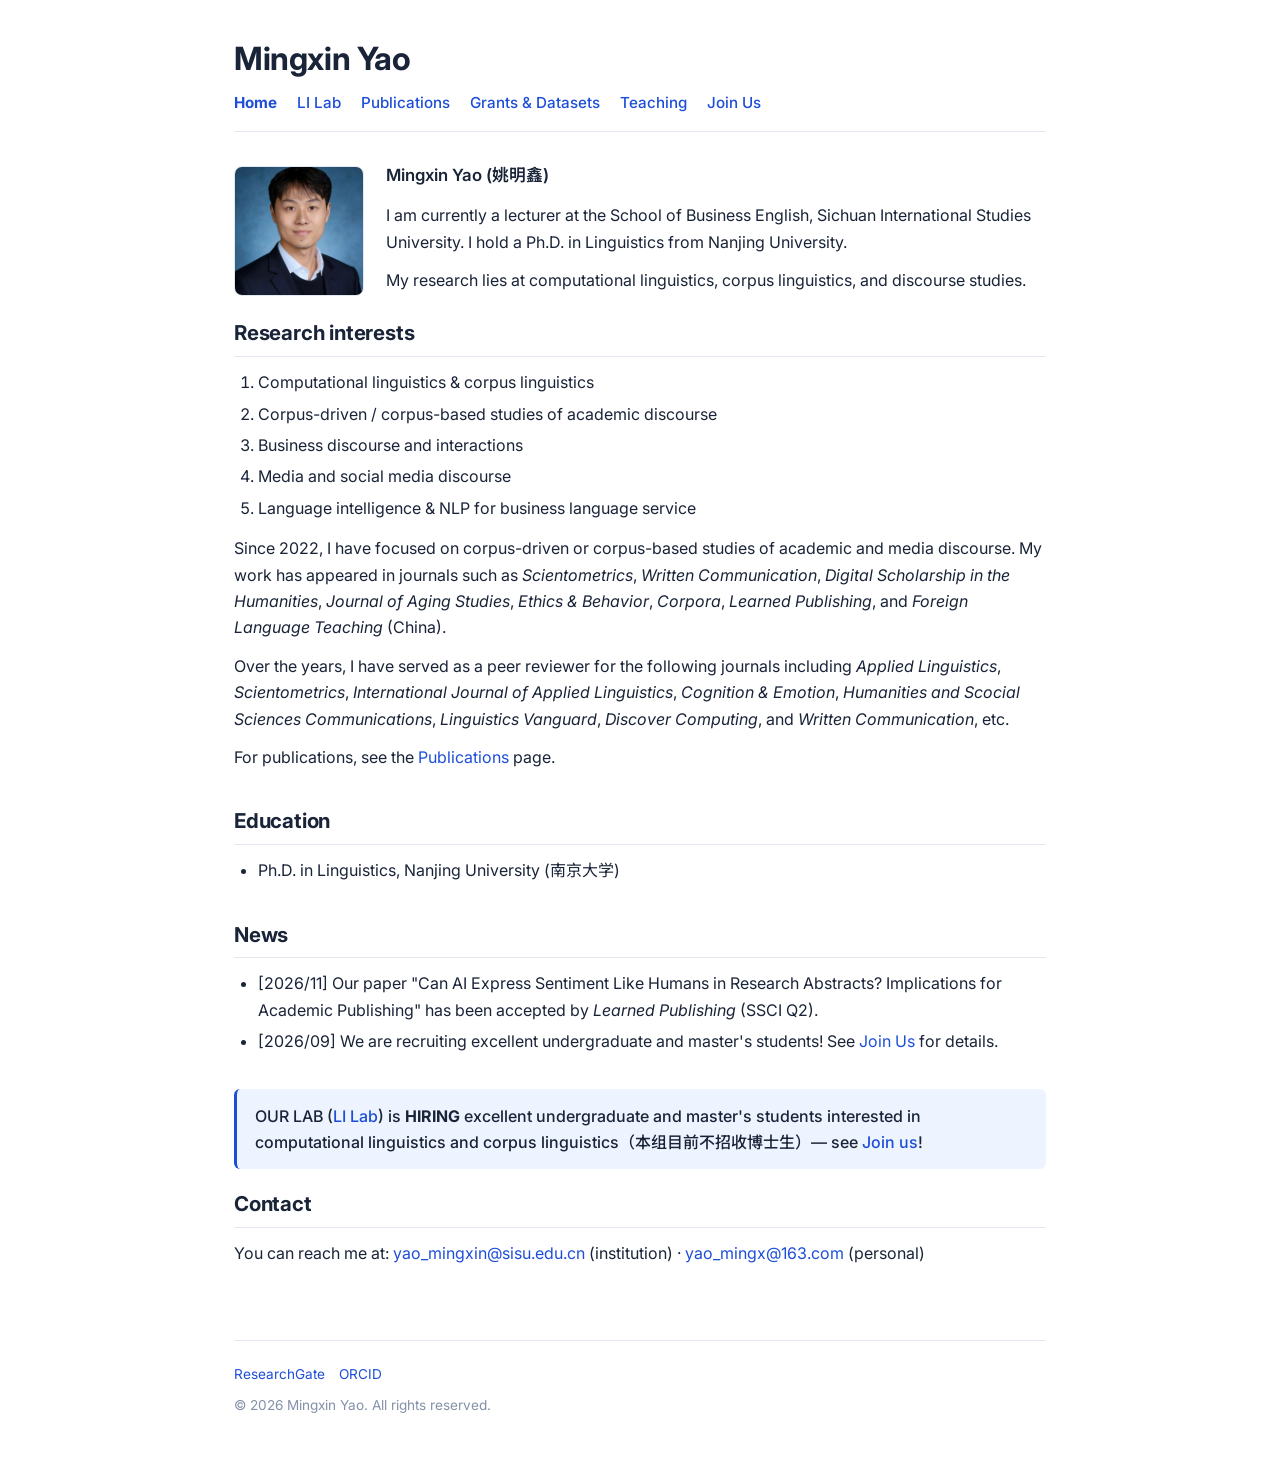
<file: index.html>
<!DOCTYPE html>
<html lang="zh-CN">
<head>
    <meta charset="UTF-8">
    <meta name="viewport" content="width=device-width, initial-scale=1.0, viewport-fit=cover">
    <title>Mingxin Yao · Home</title>
    <link href="https://fonts.googleapis.com/css2?family=Inter:opsz,wght@14..32,300;14..32,400;14..32,500;14..32,600;14..32,700&family=Noto+Sans+SC:wght@300;400;500;600;700&display=swap" rel="stylesheet">
    <link rel="stylesheet" href="styles.css">
</head>
<body>
    <header>
        <div class="site-title"><a href="index.html">Mingxin Yao</a></div>
        <nav class="site-nav">
            <a href="index.html" class="active">Home</a>
            <a href="lab.html">LI Lab</a>
            <a href="publications.html">Publications</a>
            <a href="grants.html">Grants &amp; Datasets</a>
            <a href="teaching.html">Teaching</a>
            <a href="join.html">Join Us</a>
        </nav>
    </header>

    <main>
        <section class="home-intro">
            <img src="img.jpg" alt="Mingxin Yao (姚明鑫)" class="home-photo">
            <p class="lead-name">Mingxin Yao (姚明鑫)</p>
            <p>I am currently a lecturer at the School of Business English, Sichuan International Studies University. I hold a Ph.D. in Linguistics from Nanjing University.</p>
            <p>My research lies at computational linguistics, corpus linguistics, and discourse studies.</p>
        </section>

        <section>
            <h2>Research interests</h2>
            <ol>
                <li>Computational linguistics &amp; corpus linguistics</li>
                <li>Corpus-driven / corpus-based studies of academic discourse</li>
                <li>Business discourse and interactions</li>
                <li>Media and social media discourse</li>
                <li>Language intelligence &amp; NLP for business language service</li>
            </ol>
            <p>Since 2022, I have focused on corpus-driven or corpus-based studies of academic and media discourse. My work has appeared in journals such as <em>Scientometrics</em>, <em>Written Communication</em>, <em>Digital Scholarship in the Humanities</em>, <em>Journal of Aging Studies</em>, <em>Ethics &amp; Behavior</em>, <em>Corpora</em>, <em>Learned Publishing</em>, and <em>Foreign Language Teaching</em> (China).</p>
            <p> Over the years, I have served as a peer reviewer for the following journals including <em>Applied Linguistics</em>, <em>Scientometrics</em>, <em>International Journal of Applied Linguistics</em>, <em>Cognition & Emotion</em>, <em>Humanities and Scocial Sciences Communications</em>, <em>Linguistics Vanguard</em>, <em>Discover Computing</em>, and <em>Written Communication</em>, etc. </p>
            <p>For publications, see the <a href="publications.html">Publications</a> page.</p>
        </section>

        <section>
            <h2>Education</h2>
            <ul>
                <li>Ph.D. in Linguistics, Nanjing University (南京大学)</li>
            </ul>
        </section>

        <section>
            <h2>News</h2>
            <ul>
                <li>[2026/11] Our paper "Can AI Express Sentiment Like Humans in Research Abstracts? Implications for Academic Publishing" has been accepted by <em>Learned Publishing</em> (SSCI Q2).</li>
                <li>[2026/09] We are recruiting excellent undergraduate and master's students! See <a href="join.html">Join Us</a> for details.</li>
            </ul>
        </section>

        <p class="hiring-note">OUR LAB (<a href="lab.html">LI Lab</a>) is <strong>HIRING</strong> excellent undergraduate and master's students interested in computational linguistics and corpus linguistics（本组目前不招收博士生）— see <a href="join.html">Join us</a>!</p>

        <section>
            <h2>Contact</h2>
            <p>You can reach me at: <a href="mailto:yao_mingxin@sisu.edu.cn">yao_mingxin@sisu.edu.cn</a> (institution) · <a href="mailto:yao_mingx@163.com">yao_mingx@163.com</a> (personal)</p>
        </section>
    </main>

    <footer>
        <div class="social-links">
            <a href="https://www.researchgate.net/profile/Mingxin-Yao" target="_blank">ResearchGate</a>
            <a href="https://orcid.org/0000-0002-4763-9413" target="_blank">ORCID</a>
        </div>
        <p>&copy; 2026 Mingxin Yao. All rights reserved.</p>
    </footer>
</body>
</html>
</file>
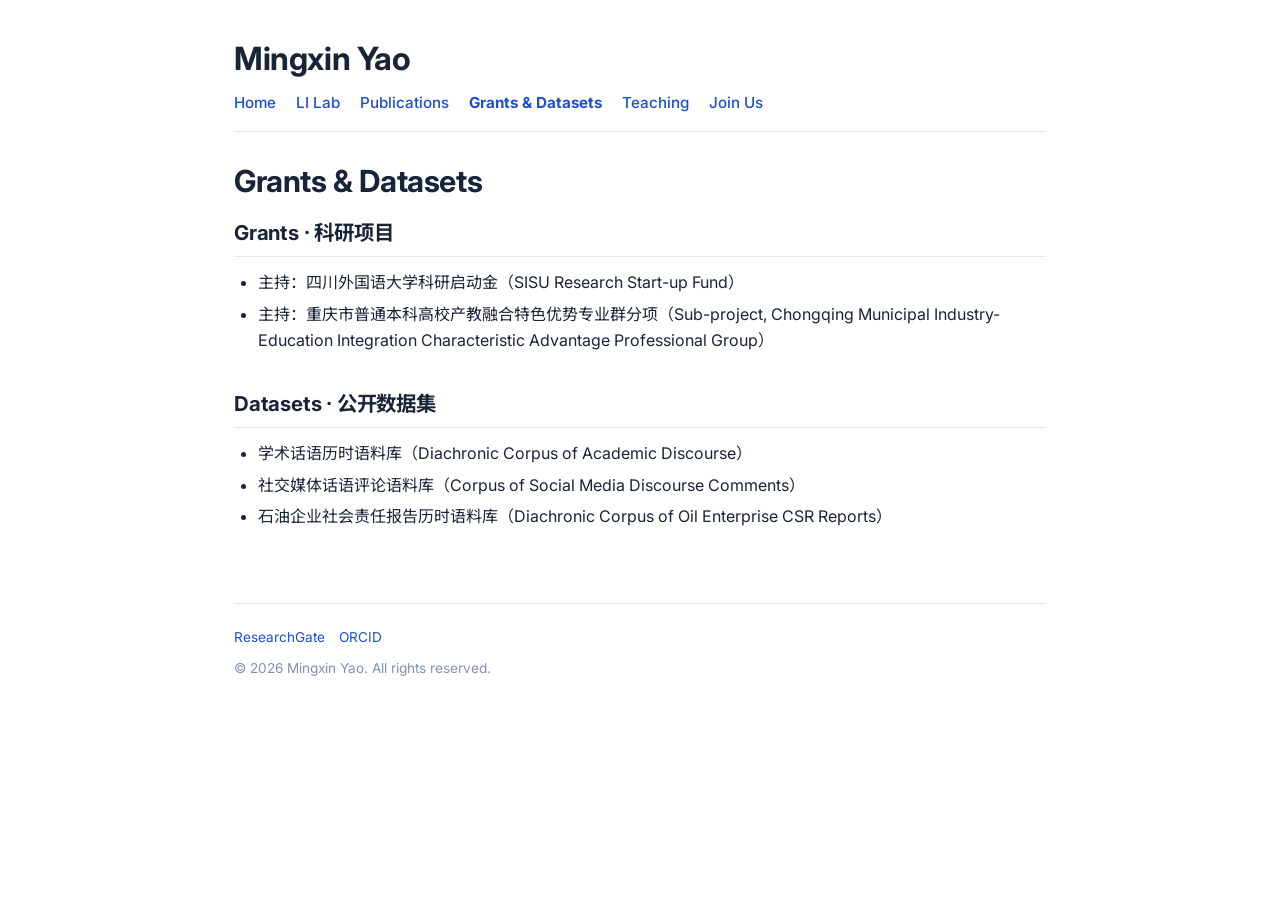
<file: grants.html>
<!DOCTYPE html>
<html lang="zh-CN">
<head>
    <meta charset="UTF-8">
    <meta name="viewport" content="width=device-width, initial-scale=1.0, viewport-fit=cover">
    <title>Grants & Datasets · Mingxin Yao</title>
    <link href="https://fonts.googleapis.com/css2?family=Inter:opsz,wght@14..32,300;14..32,400;14..32,500;14..32,600;14..32,700&family=Noto+Sans+SC:wght@300;400;500;600;700&display=swap" rel="stylesheet">
    <link rel="stylesheet" href="styles.css">
</head>
<body>
    <header>
        <div class="site-title"><a href="index.html">Mingxin Yao</a></div>
        <nav class="site-nav">
            <a href="index.html">Home</a>
            <a href="lab.html">LI Lab</a>
            <a href="publications.html">Publications</a>
            <a href="grants.html" class="active">Grants &amp; Datasets</a>
            <a href="teaching.html">Teaching</a>
            <a href="join.html">Join Us</a>
        </nav>
    </header>

    <main>
        <h1>Grants &amp; Datasets</h1>

        <section>
            <h2>Grants · 科研项目</h2>
            <ul>
                <li>主持：四川外国语大学科研启动金（SISU Research Start-up Fund）</li>
                <li>主持：重庆市普通本科高校产教融合特色优势专业群分项（Sub-project, Chongqing Municipal Industry-Education Integration Characteristic Advantage Professional Group）</li>
            </ul>
        </section>

        <section>
            <h2>Datasets · 公开数据集</h2>
            <ul>
                <li>学术话语历时语料库（Diachronic Corpus of Academic Discourse）</li>
                <li>社交媒体话语评论语料库（Corpus of Social Media Discourse Comments）</li>
                <li>石油企业社会责任报告历时语料库（Diachronic Corpus of Oil Enterprise CSR Reports）</li>
            </ul>
        </section>
    </main>

    <footer>
        <div class="social-links">
            <a href="https://www.researchgate.net/profile/Mingxin-Yao" target="_blank">ResearchGate</a>
            <a href="https://orcid.org/0000-0002-4763-9413" target="_blank">ORCID</a>
        </div>
        <p>&copy; 2026 Mingxin Yao. All rights reserved.</p>
    </footer>
</body>
</html>
</file>
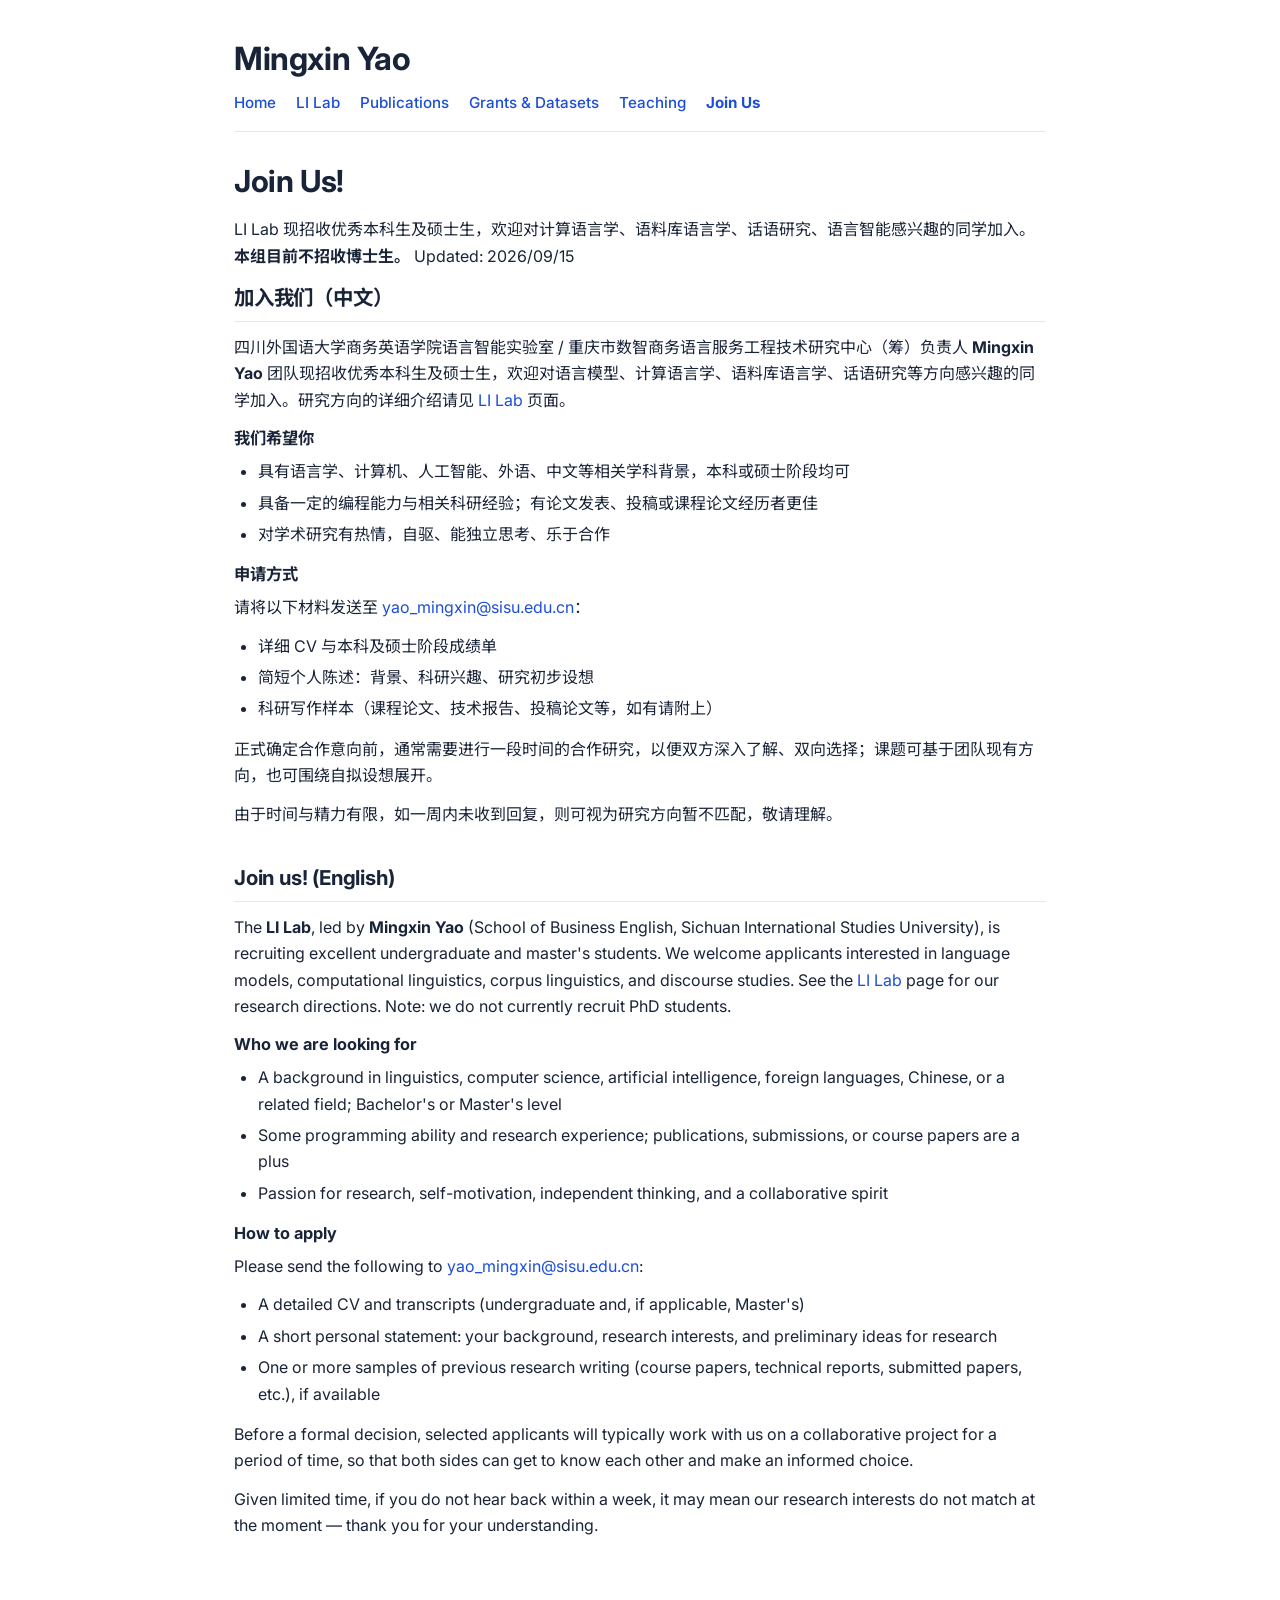
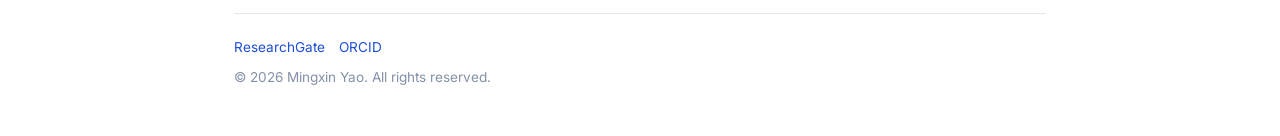
<file: join.html>
<!DOCTYPE html>
<html lang="zh-CN">
<head>
    <meta charset="UTF-8">
    <meta name="viewport" content="width=device-width, initial-scale=1.0, viewport-fit=cover">
    <title>Join Us · LI Lab</title>
    <link href="https://fonts.googleapis.com/css2?family=Inter:opsz,wght@14..32,300;14..32,400;14..32,500;14..32,600;14..32,700&family=Noto+Sans+SC:wght@300;400;500;600;700&display=swap" rel="stylesheet">
    <link rel="stylesheet" href="styles.css">
</head>
<body>
    <header>
        <div class="site-title"><a href="index.html">Mingxin Yao</a></div>
        <nav class="site-nav">
            <a href="index.html">Home</a>
            <a href="lab.html">LI Lab</a>
            <a href="publications.html">Publications</a>
            <a href="grants.html">Grants &amp; Datasets</a>
            <a href="teaching.html">Teaching</a>
            <a href="join.html" class="active">Join Us</a>
        </nav>
    </header>

    <main>
        <h1>Join Us!</h1>
        <p>LI Lab 现招收优秀本科生及硕士生，欢迎对计算语言学、语料库语言学、话语研究、语言智能感兴趣的同学加入。<strong>本组目前不招收博士生。</strong> Updated: 2026/09/15</p>

        <section>
            <h2>加入我们（中文）</h2>
            <p>四川外国语大学商务英语学院语言智能实验室 / 重庆市数智商务语言服务工程技术研究中心（筹）负责人 <strong>Mingxin Yao</strong> 团队现招收优秀本科生及硕士生，欢迎对语言模型、计算语言学、语料库语言学、话语研究等方向感兴趣的同学加入。研究方向的详细介绍请见 <a href="lab.html">LI Lab</a> 页面。</p>

            <h3>我们希望你</h3>
            <ul>
                <li>具有语言学、计算机、人工智能、外语、中文等相关学科背景，本科或硕士阶段均可</li>
                <li>具备一定的编程能力与相关科研经验；有论文发表、投稿或课程论文经历者更佳</li>
                <li>对学术研究有热情，自驱、能独立思考、乐于合作</li>
            </ul>

            <h3>申请方式</h3>
            <p>请将以下材料发送至 <a href="mailto:yao_mingxin@sisu.edu.cn">yao_mingxin@sisu.edu.cn</a>：</p>
            <ul>
                <li>详细 CV 与本科及硕士阶段成绩单</li>
                <li>简短个人陈述：背景、科研兴趣、研究初步设想</li>
                <li>科研写作样本（课程论文、技术报告、投稿论文等，如有请附上）</li>
            </ul>
            <p>正式确定合作意向前，通常需要进行一段时间的合作研究，以便双方深入了解、双向选择；课题可基于团队现有方向，也可围绕自拟设想展开。</p>
            <p>由于时间与精力有限，如一周内未收到回复，则可视为研究方向暂不匹配，敬请理解。</p>
        </section>

        <section>
            <h2>Join us! (English)</h2>
            <p>The <strong>LI Lab</strong>, led by <strong>Mingxin Yao</strong> (School of Business English, Sichuan International Studies University), is recruiting excellent undergraduate and master's students. We welcome applicants interested in language models, computational linguistics, corpus linguistics, and discourse studies. See the <a href="lab.html">LI Lab</a> page for our research directions. Note: we do not currently recruit PhD students.</p>

            <h3>Who we are looking for</h3>
            <ul>
                <li>A background in linguistics, computer science, artificial intelligence, foreign languages, Chinese, or a related field; Bachelor's or Master's level</li>
                <li>Some programming ability and research experience; publications, submissions, or course papers are a plus</li>
                <li>Passion for research, self-motivation, independent thinking, and a collaborative spirit</li>
            </ul>

            <h3>How to apply</h3>
            <p>Please send the following to <a href="mailto:yao_mingxin@sisu.edu.cn">yao_mingxin@sisu.edu.cn</a>:</p>
            <ul>
                <li>A detailed CV and transcripts (undergraduate and, if applicable, Master's)</li>
                <li>A short personal statement: your background, research interests, and preliminary ideas for research</li>
                <li>One or more samples of previous research writing (course papers, technical reports, submitted papers, etc.), if available</li>
            </ul>
            <p>Before a formal decision, selected applicants will typically work with us on a collaborative project for a period of time, so that both sides can get to know each other and make an informed choice.</p>
            <p>Given limited time, if you do not hear back within a week, it may mean our research interests do not match at the moment — thank you for your understanding.</p>
        </section>
    </main>

    <footer>
        <div class="social-links">
            <a href="https://www.researchgate.net/profile/Mingxin-Yao" target="_blank">ResearchGate</a>
            <a href="https://orcid.org/0000-0002-4763-9413" target="_blank">ORCID</a>
        </div>
        <p>&copy; 2026 Mingxin Yao. All rights reserved.</p>
    </footer>
</body>
</html>
</file>
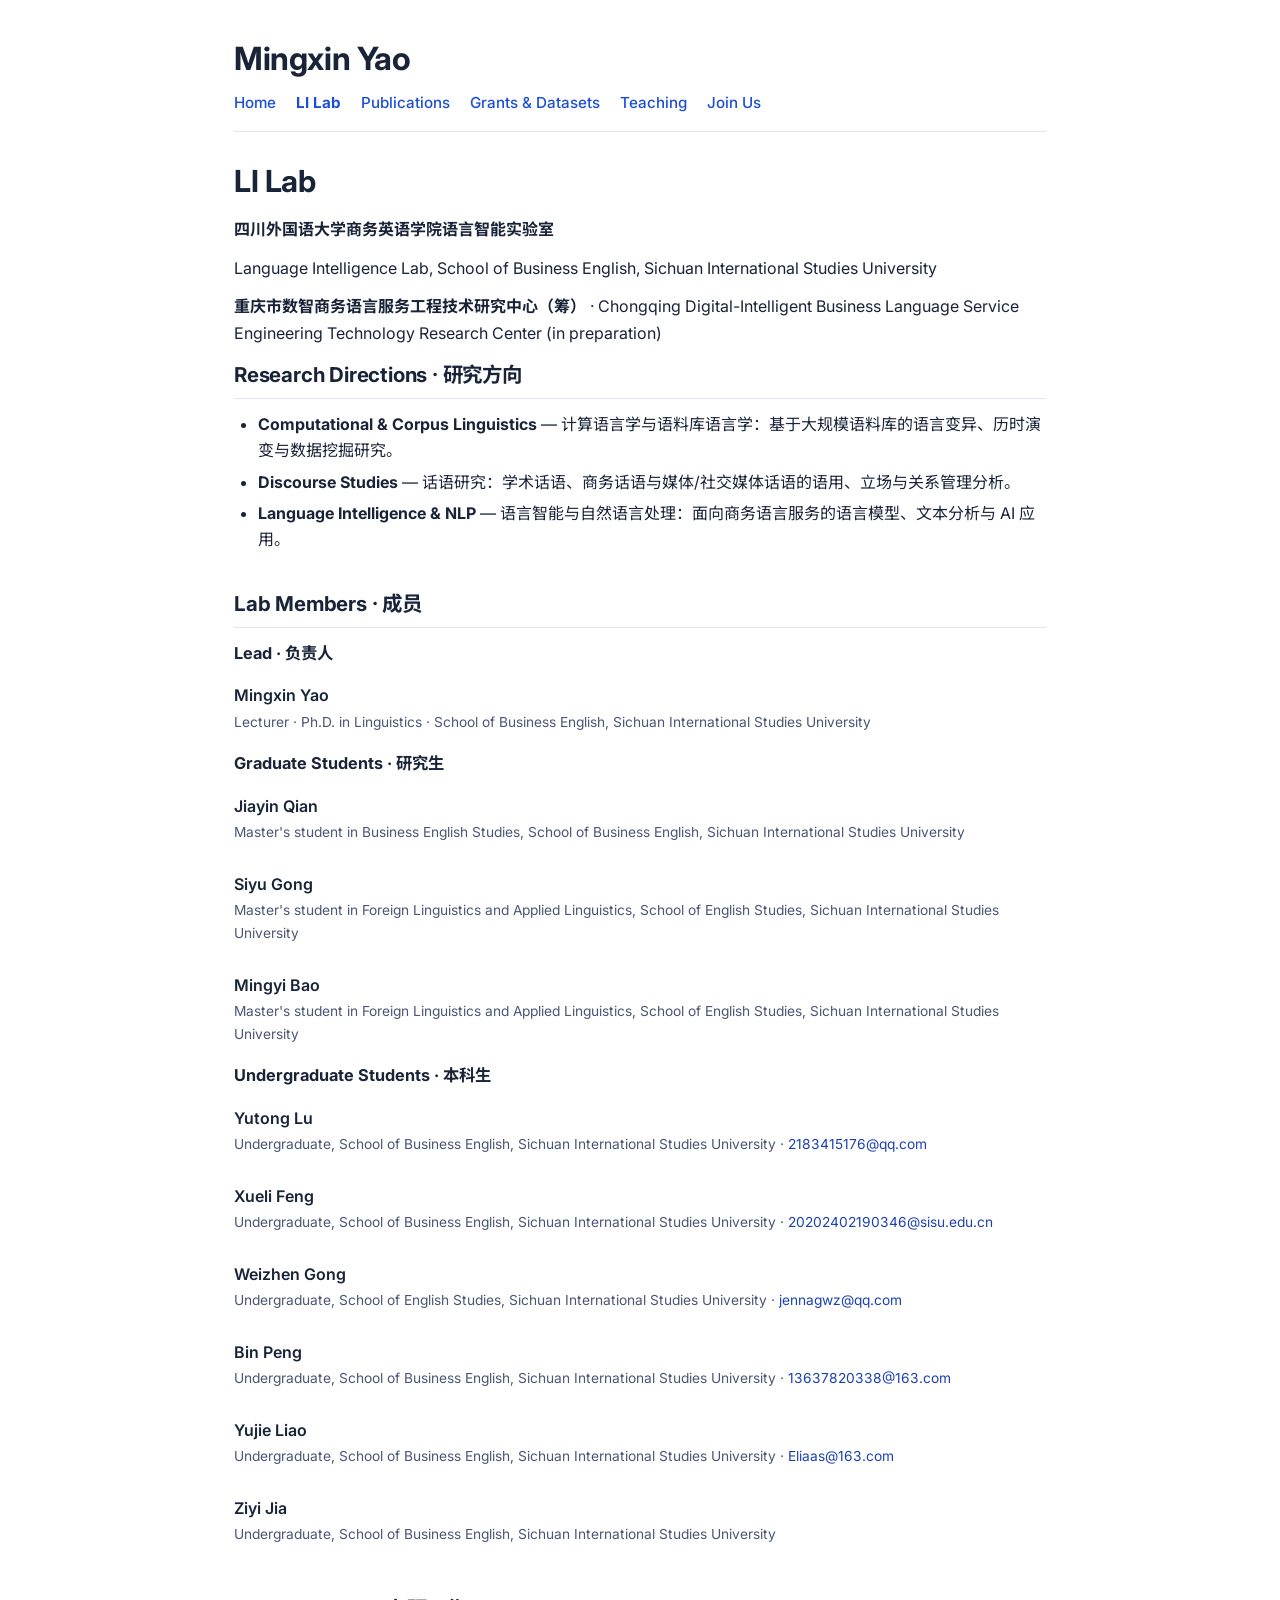
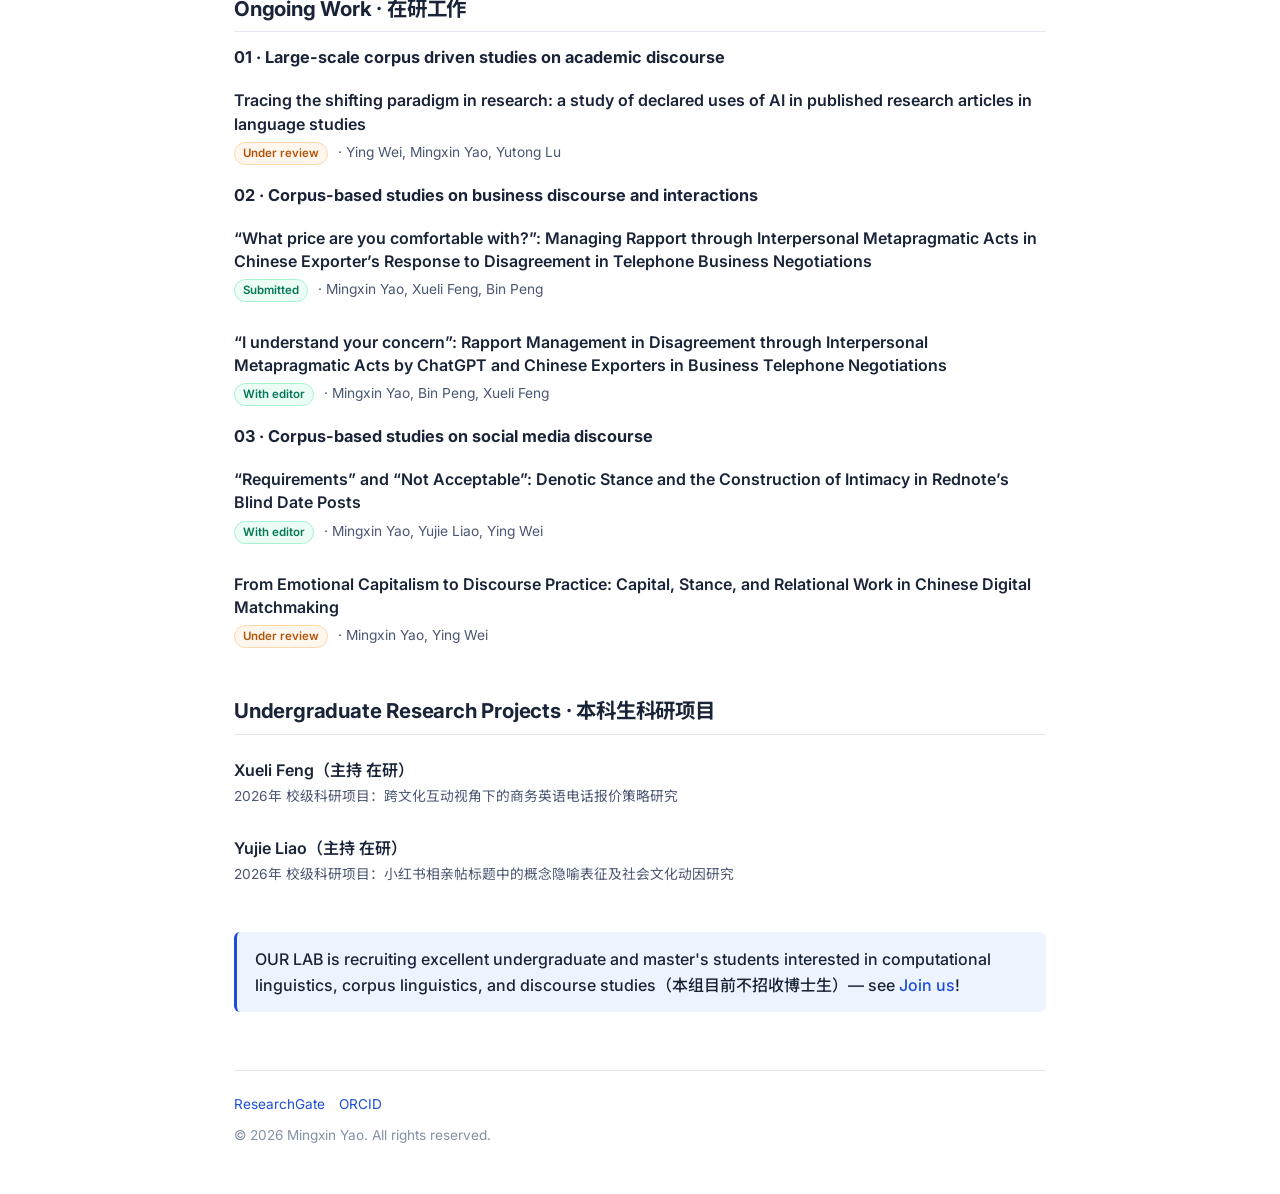
<file: lab.html>
<!DOCTYPE html>
<html lang="zh-CN">
<head>
    <meta charset="UTF-8">
    <meta name="viewport" content="width=device-width, initial-scale=1.0, viewport-fit=cover">
    <title>LI Lab · Mingxin Yao</title>
    <link href="https://fonts.googleapis.com/css2?family=Inter:opsz,wght@14..32,300;14..32,400;14..32,500;14..32,600;14..32,700&family=Noto+Sans+SC:wght@300;400;500;600;700&display=swap" rel="stylesheet">
    <link rel="stylesheet" href="styles.css">
</head>
<body>
    <header>
        <div class="site-title"><a href="index.html">Mingxin Yao</a></div>
        <nav class="site-nav">
            <a href="index.html">Home</a>
            <a href="lab.html" class="active">LI Lab</a>
            <a href="publications.html">Publications</a>
            <a href="grants.html">Grants &amp; Datasets</a>
            <a href="teaching.html">Teaching</a>
            <a href="join.html">Join Us</a>
        </nav>
    </header>

    <main>
        <h1>LI Lab</h1>
        <p><strong>四川外国语大学商务英语学院语言智能实验室</strong></p>
        <p>Language Intelligence Lab, School of Business English, Sichuan International Studies University</p>
        <p><strong>重庆市数智商务语言服务工程技术研究中心（筹）</strong> · Chongqing Digital-Intelligent Business Language Service Engineering Technology Research Center (in preparation)</p>

        <section>
            <h2>Research Directions · 研究方向</h2>
            <ul>
                <li><strong>Computational &amp; Corpus Linguistics</strong> — 计算语言学与语料库语言学：基于大规模语料库的语言变异、历时演变与数据挖掘研究。</li>
                <li><strong>Discourse Studies</strong> — 话语研究：学术话语、商务话语与媒体/社交媒体话语的语用、立场与关系管理分析。</li>
                <li><strong>Language Intelligence &amp; NLP</strong> — 语言智能与自然语言处理：面向商务语言服务的语言模型、文本分析与 AI 应用。</li>
            </ul>
        </section>

        <section>
            <h2>Lab Members · 成员</h2>
            <h3>Lead · 负责人</h3>
            <ul class="entry-list">
                <li>
                    <div class="entry-title">Mingxin Yao</div>
                    <div class="entry-meta">Lecturer · Ph.D. in Linguistics · School of Business English, Sichuan International Studies University</div>
                </li>
            </ul>
            <h3>Graduate Students · 研究生</h3>
            <ul class="entry-list">
                <li>
                    <div class="entry-title">Jiayin Qian</div>
                    <div class="entry-meta">Master's student in Business English Studies, School of Business English, Sichuan International Studies University</div>
                </li>
                <li>
                    <div class="entry-title">Siyu Gong</div>
                    <div class="entry-meta">Master's student in Foreign Linguistics and Applied Linguistics, School of English Studies, Sichuan International Studies University</div>
                </li>
                <li>
                    <div class="entry-title">Mingyi Bao</div>
                    <div class="entry-meta">Master's student in Foreign Linguistics and Applied Linguistics, School of English Studies, Sichuan International Studies University</div>
                </li>
            </ul>
            <h3>Undergraduate Students · 本科生</h3>
            <ul class="entry-list">
                <li>
                    <div class="entry-title">Yutong Lu</div>
                    <div class="entry-meta">Undergraduate, School of Business English, Sichuan International Studies University · <a href="mailto:2183415176@qq.com">2183415176@qq.com</a></div>
                </li>
                <li>
                    <div class="entry-title">Xueli Feng</div>
                    <div class="entry-meta">Undergraduate, School of Business English, Sichuan International Studies University · <a href="mailto:20202402190346@sisu.edu.cn">20202402190346@sisu.edu.cn</a></div>
                </li>
                <li>
                    <div class="entry-title">Weizhen Gong</div>
                    <div class="entry-meta">Undergraduate, School of English Studies, Sichuan International Studies University · <a href="mailto:20202402190346@sisu.edu.cn">jennagwz@qq.com</a></div>
                </li>
                <li>
                    <div class="entry-title">Bin Peng</div>
                    <div class="entry-meta">Undergraduate, School of Business English, Sichuan International Studies University · <a href="mailto:13637820338@163.com">13637820338@163.com</a></div>
                </li>
                <li>
                    <div class="entry-title">Yujie Liao</div>
                    <div class="entry-meta">Undergraduate, School of Business English, Sichuan International Studies University · <a href="mailto:Eliaas@163.com">Eliaas@163.com</a></div>
                </li>
                <li>
                    <div class="entry-title">Ziyi Jia</div>
                    <div class="entry-meta">Undergraduate, School of Business English, Sichuan International Studies University</div>
                </li>
            </ul>
        </section>

        <section>
            <h2>Ongoing Work · 在研工作</h2>

            <h3>01 · Large-scale corpus driven studies on academic discourse</h3>
            <ul class="entry-list">
                <li>
                    <div class="entry-title">Tracing the shifting paradigm in research: a study of declared uses of AI in published research articles in language studies</div>
                    <div class="entry-meta"><span class="tag hl">Under review</span> · Ying Wei, Mingxin Yao, Yutong Lu</div>
                </li>
            </ul>

            <h3>02 · Corpus-based studies on business discourse and interactions</h3>
            <ul class="entry-list">
                <li>
                    <div class="entry-title">“What price are you comfortable with?”: Managing Rapport through Interpersonal Metapragmatic Acts in Chinese Exporter’s Response to Disagreement in Telephone Business Negotiations</div>
                    <div class="entry-meta"><span class="tag ok">Submitted</span> · Mingxin Yao, Xueli Feng, Bin Peng</div>
                </li>
                <li>
                    <div class="entry-title">“I understand your concern”: Rapport Management in Disagreement through Interpersonal Metapragmatic Acts by ChatGPT and Chinese Exporters in Business Telephone Negotiations</div>
                    <div class="entry-meta"><span class="tag ok">With editor</span> · Mingxin Yao, Bin Peng, Xueli Feng</div>
                </li>
            </ul>

            <h3>03 · Corpus-based studies on social media discourse</h3>
            <ul class="entry-list">
                <li>
                    <div class="entry-title">“Requirements” and “Not Acceptable”: Denotic Stance and the Construction of Intimacy in Rednote’s Blind Date Posts</div>
                    <div class="entry-meta"><span class="tag ok">With editor</span> · Mingxin Yao, Yujie Liao, Ying Wei</div>
                </li>
                <li>
                    <div class="entry-title">From Emotional Capitalism to Discourse Practice: Capital, Stance, and Relational Work in Chinese Digital Matchmaking</div>
                    <div class="entry-meta"><span class="tag hl">Under review</span> · Mingxin Yao, Ying Wei</div>
                </li>
            </ul>
        </section>

        <section>
            <h2>Undergraduate Research Projects · 本科生科研项目</h2>
            <ul class="entry-list">
                <li>
                    <div class="entry-title">Xueli Feng（主持 在研）</div>
                    <div class="entry-meta">2026年 校级科研项目：跨文化互动视角下的商务英语电话报价策略研究</div>
                </li>
                <li>
                    <div class="entry-title">Yujie Liao（主持 在研）</div>
                    <div class="entry-meta">2026年 校级科研项目：小红书相亲帖标题中的概念隐喻表征及社会文化动因研究</div>
                </li>
            </ul>
        </section>

        <p class="hiring-note">OUR LAB is recruiting excellent undergraduate and master's students interested in computational linguistics, corpus linguistics, and discourse studies（本组目前不招收博士生）— see <a href="join.html">Join us</a>!</p>
    </main>

    <footer>
        <div class="social-links">
            <a href="https://www.researchgate.net/profile/Mingxin-Yao" target="_blank">ResearchGate</a>
            <a href="https://orcid.org/0000-0002-4763-9413" target="_blank">ORCID</a>
        </div>
        <p>&copy; 2026 Mingxin Yao. All rights reserved.</p>
    </footer>
</body>
</html>
</file>
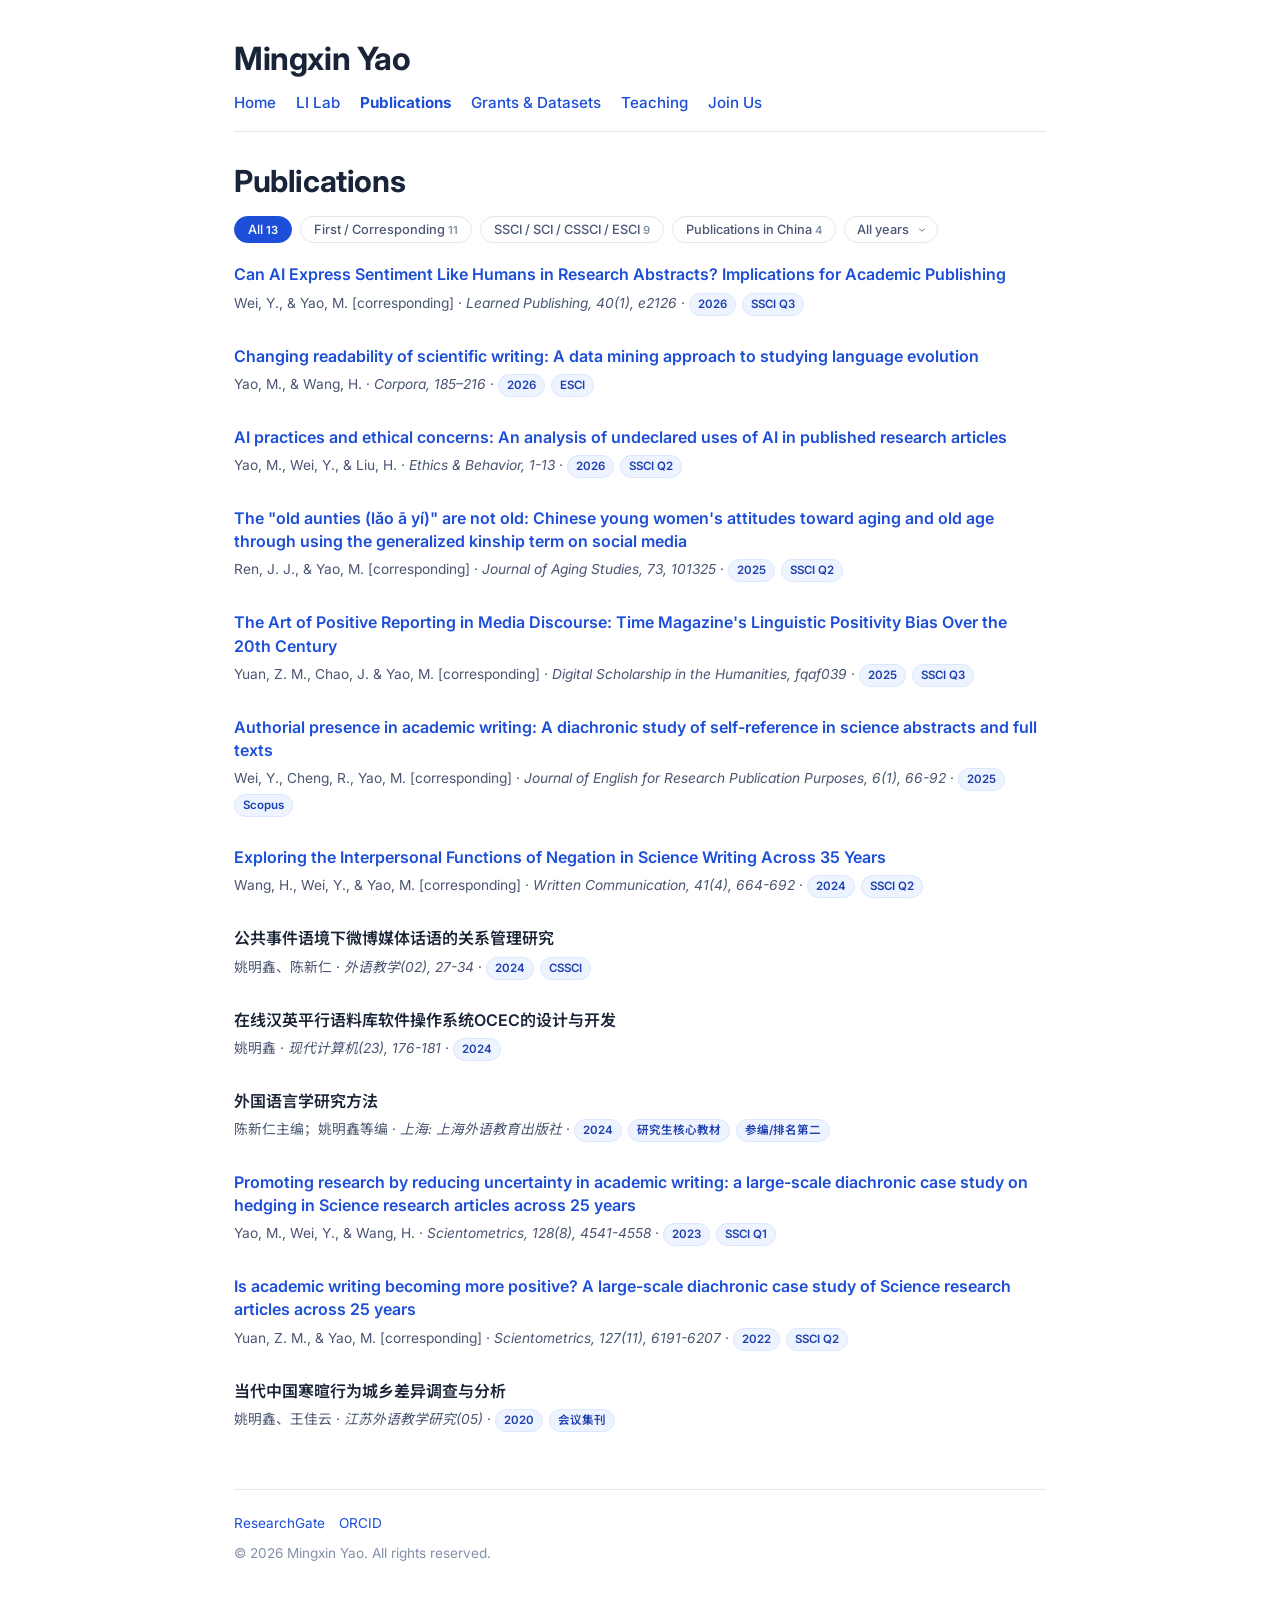
<file: publications.html>
<!DOCTYPE html>
<html lang="zh-CN">
<head>
    <meta charset="UTF-8">
    <meta name="viewport" content="width=device-width, initial-scale=1.0, viewport-fit=cover">
    <title>Publications · Mingxin Yao</title>
    <link href="https://fonts.googleapis.com/css2?family=Inter:opsz,wght@14..32,300;14..32,400;14..32,500;14..32,600;14..32,700&family=Noto+Sans+SC:wght@300;400;500;600;700&display=swap" rel="stylesheet">
    <link rel="stylesheet" href="styles.css">
</head>
<body>
    <header>
        <div class="site-title"><a href="index.html">Mingxin Yao</a></div>
        <nav class="site-nav">
            <a href="index.html">Home</a>
            <a href="lab.html">LI Lab</a>
            <a href="publications.html" class="active">Publications</a>
            <a href="grants.html">Grants &amp; Datasets</a>
            <a href="teaching.html">Teaching</a>
            <a href="join.html">Join Us</a>
        </nav>
    </header>

    <main>
        <h1>Publications</h1>

        <div class="filter-bar" id="filterBar">
            <button class="filter-btn active" data-filter="all">All <span class="pub-count" id="countAll">0</span></button>
            <button class="filter-btn" data-filter="first_correspond">First / Corresponding <span class="pub-count" id="countFirstCorr">0</span></button>
            <button class="filter-btn" data-filter="ssci_sci">SSCI / SCI / CSSCI / ESCI <span class="pub-count" id="countSSCI">0</span></button>
            <button class="filter-btn" data-filter="domestic_core">Publications in China <span class="pub-count" id="countDomestic">0</span></button>
            <select class="year-select" id="yearSelect" aria-label="按年份筛选">
                <option value="all_years">All years</option>
            </select>
        </div>

        <ul class="entry-list" id="pubList">
            <li class="pub-item" data-year="2026" data-type="ssci" data-role="correspond">
                <div class="entry-title"><a href="https://onlinelibrary.wiley.com/doi/10.1002/leap.2126" target="_blank" rel="noopener">Can AI Express Sentiment Like Humans in Research Abstracts? Implications for Academic Publishing</a></div>
                <div class="entry-meta">Wei, Y., &amp; Yao, M. [corresponding] · <em>Learned Publishing, 40(1), e2126</em> · <span class="tag">2026</span><span class="tag">SSCI Q3</span></div>
            </li>
            <li class="pub-item" data-year="2026" data-type="esci" data-role="first">
                <div class="entry-title"><a href="https://doi.org/10.3366/cor.2026.0364" target="_blank" rel="noopener">Changing readability of scientific writing: A data mining approach to studying language evolution</a></div>
                <div class="entry-meta">Yao, M., &amp; Wang, H. · <em>Corpora, 185–216</em> · <span class="tag">2026</span><span class="tag">ESCI</span></div>
            </li>
            <li class="pub-item" data-year="2026" data-type="ssci" data-role="first">
                <div class="entry-title"><a href="https://doi.org/10.1080/10508422.2025.2549310" target="_blank" rel="noopener">AI practices and ethical concerns: An analysis of undeclared uses of AI in published research articles</a></div>
                <div class="entry-meta">Yao, M., Wei, Y., &amp; Liu, H. · <em>Ethics &amp; Behavior, 1-13</em> · <span class="tag">2026</span><span class="tag">SSCI Q2</span></div>
            </li>
            <li class="pub-item" data-year="2025" data-type="ssci" data-role="correspond">
                <div class="entry-title"><a href="https://doi.org/10.1016/j.jaging.2025.101325" target="_blank" rel="noopener">The "old aunties (lǎo ā yí)" are not old: Chinese young women's attitudes toward aging and old age through using the generalized kinship term on social media</a></div>
                <div class="entry-meta">Ren, J. J., &amp; Yao, M. [corresponding] · <em>Journal of Aging Studies, 73, 101325</em> · <span class="tag">2025</span><span class="tag">SSCI Q2</span></div>
            </li>
            <li class="pub-item" data-year="2025" data-type="ssci" data-role="correspond">
                <div class="entry-title"><a href="https://doi.org/10.1093/llc/fqaf039" target="_blank" rel="noopener">The Art of Positive Reporting in Media Discourse: Time Magazine's Linguistic Positivity Bias Over the 20th Century</a></div>
                <div class="entry-meta">Yuan, Z. M., Chao, J. &amp; Yao, M. [corresponding] · <em>Digital Scholarship in the Humanities, fqaf039</em> · <span class="tag">2025</span><span class="tag">SSCI Q3</span></div>
            </li>
            <li class="pub-item" data-year="2025" data-type="scopus" data-role="correspond">
                <div class="entry-title"><a href="https://doi.org/10.1075/jerpp.24011.wei" target="_blank" rel="noopener">Authorial presence in academic writing: A diachronic study of self-reference in science abstracts and full texts</a></div>
                <div class="entry-meta">Wei, Y., Cheng, R., Yao, M. [corresponding] · <em>Journal of English for Research Publication Purposes, 6(1), 66-92</em> · <span class="tag">2025</span><span class="tag">Scopus</span></div>
            </li>
            <li class="pub-item" data-year="2024" data-type="ssci" data-role="correspond">
                <div class="entry-title"><a href="https://doi.org/10.1177/07410883241263525" target="_blank" rel="noopener">Exploring the Interpersonal Functions of Negation in Science Writing Across 35 Years</a></div>
                <div class="entry-meta">Wang, H., Wei, Y., &amp; Yao, M. [corresponding] · <em>Written Communication, 41(4), 664-692</em> · <span class="tag">2024</span><span class="tag">SSCI Q2</span></div>
            </li>
            <li class="pub-item" data-year="2024" data-type="domestic" data-role="first">
                <div class="entry-title">公共事件语境下微博媒体话语的关系管理研究</div>
                <div class="entry-meta">姚明鑫、陈新仁 · <em>外语教学(02), 27-34</em> · <span class="tag">2024</span><span class="tag">CSSCI</span></div>
            </li>
            <li class="pub-item" data-year="2024" data-type="domestic" data-role="sole">
                <div class="entry-title">在线汉英平行语料库软件操作系统OCEC的设计与开发</div>
                <div class="entry-meta">姚明鑫 · <em>现代计算机(23), 176-181</em> · <span class="tag">2024</span></div>
            </li>
            <li class="pub-item" data-year="2024" data-type="domestic" data-role="contributor">
                <div class="entry-title">外国语言学研究方法</div>
                <div class="entry-meta">陈新仁主编；姚明鑫等编 · <em>上海: 上海外语教育出版社</em> · <span class="tag">2024</span><span class="tag">研究生核心教材</span><span class="tag">参编/排名第二</span></div>
            </li>
            <li class="pub-item" data-year="2023" data-type="ssci" data-role="first">
                <div class="entry-title"><a href="https://doi.org/10.1007/s11192-023-04759-6" target="_blank" rel="noopener">Promoting research by reducing uncertainty in academic writing: a large-scale diachronic case study on hedging in Science research articles across 25 years</a></div>
                <div class="entry-meta">Yao, M., Wei, Y., &amp; Wang, H. · <em>Scientometrics, 128(8), 4541-4558</em> · <span class="tag">2023</span><span class="tag">SSCI Q1</span></div>
            </li>
            <li class="pub-item" data-year="2022" data-type="ssci" data-role="correspond">
                <div class="entry-title"><a href="https://doi.org/10.1007/s11192-022-04515-2" target="_blank" rel="noopener">Is academic writing becoming more positive? A large-scale diachronic case study of Science research articles across 25 years</a></div>
                <div class="entry-meta">Yuan, Z. M., &amp; Yao, M. [corresponding] · <em>Scientometrics, 127(11), 6191-6207</em> · <span class="tag">2022</span><span class="tag">SSCI Q2</span></div>
            </li>
            <li class="pub-item" data-year="2020" data-type="domestic" data-role="first">
                <div class="entry-title">当代中国寒暄行为城乡差异调查与分析</div>
                <div class="entry-meta">姚明鑫、王佳云 · <em>江苏外语教学研究(05)</em> · <span class="tag">2020</span><span class="tag">会议集刊</span></div>
            </li>
        </ul>
    </main>

    <footer>
        <div class="social-links">
            <a href="https://www.researchgate.net/profile/Mingxin-Yao" target="_blank">ResearchGate</a>
            <a href="https://orcid.org/0000-0002-4763-9413" target="_blank">ORCID</a>
        </div>
        <p>&copy; 2026 Mingxin Yao. All rights reserved.</p>
    </footer>

    <script>
        (function() {
            const pubList = document.getElementById('pubList');
            const filterBtns = document.querySelectorAll('.filter-btn');
            const yearSelect = document.getElementById('yearSelect');

            function sortPublicationsDesc() {
                const items = Array.from(pubList.querySelectorAll('.pub-item'));
                items.sort((a, b) => parseInt(b.getAttribute('data-year')) - parseInt(a.getAttribute('data-year')));
                items.forEach(item => pubList.appendChild(item));
            }
            sortPublicationsDesc();

            const pubItems = pubList.querySelectorAll('.pub-item');

            // 动态生成年份下拉
            if (yearSelect) {
                const years = Array.from(new Set(
                    Array.from(pubItems).map(i => i.getAttribute('data-year'))
                )).sort((a, b) => parseInt(b) - parseInt(a));
                years.forEach(y => {
                    const opt = document.createElement('option');
                    opt.value = y;
                    opt.textContent = y;
                    yearSelect.appendChild(opt);
                });
            }

            function matchesFilter(item, filterType) {
                if (filterType === 'all') return true;
                const typeAttr = item.getAttribute('data-type');
                const role = item.getAttribute('data-role');
                const tags = Array.from(item.querySelectorAll('.tag')).map(t => t.innerText.toLowerCase());
                if (filterType === 'first_correspond') {
                    return role === 'first' || role === 'correspond' ||
                        tags.some(t => t.includes('first author') || t.includes('corresponding author') || t.includes('第一作者') || t.includes('通讯作者'));
                }
                if (filterType === 'ssci_sci') {
                    return typeAttr === 'ssci' || tags.some(t => t.includes('ssci') || t.includes('sci') || t.includes('csci') || t.includes('esci'));
                }
                if (filterType === 'domestic_core') {
                    return typeAttr === 'domestic' || tags.some(t => t.includes('cssci') || t.includes('c刊'));
                }
                return false;
            }

            function updateCounters() {
                let firstCorr = 0, ssci = 0, domestic = 0;
                pubItems.forEach(item => {
                    if (matchesFilter(item, 'first_correspond')) firstCorr++;
                    if (matchesFilter(item, 'ssci_sci')) ssci++;
                    if (matchesFilter(item, 'domestic_core')) domestic++;
                });
                document.getElementById('countAll').innerText = pubItems.length;
                document.getElementById('countFirstCorr').innerText = firstCorr;
                document.getElementById('countSSCI').innerText = ssci;
                document.getElementById('countDomestic').innerText = domestic;
            }

            function filterPublication(filterVal) {
                pubItems.forEach(item => { item.style.display = matchesFilter(item, filterVal) ? '' : 'none'; });
                updateCounters();
            }

            filterBtns.forEach(btn => {
                btn.addEventListener('click', function() {
                    filterBtns.forEach(b => b.classList.remove('active'));
                    this.classList.add('active');
                    if (yearSelect) yearSelect.value = 'all_years';
                    filterPublication(this.getAttribute('data-filter'));
                });
            });

            if (yearSelect) {
                yearSelect.addEventListener('change', function() {
                    const val = this.value;
                    filterBtns.forEach(b => b.classList.remove('active'));
                    if (val === 'all_years') {
                        document.querySelector('.filter-btn[data-filter="all"]').classList.add('active');
                        filterPublication('all');
                    } else {
                        pubItems.forEach(item => { item.style.display = item.getAttribute('data-year') === val ? '' : 'none'; });
                        updateCounters();
                    }
                });
            }

            filterPublication('all');
        })();
    </script>
</body>
</html>
</file>
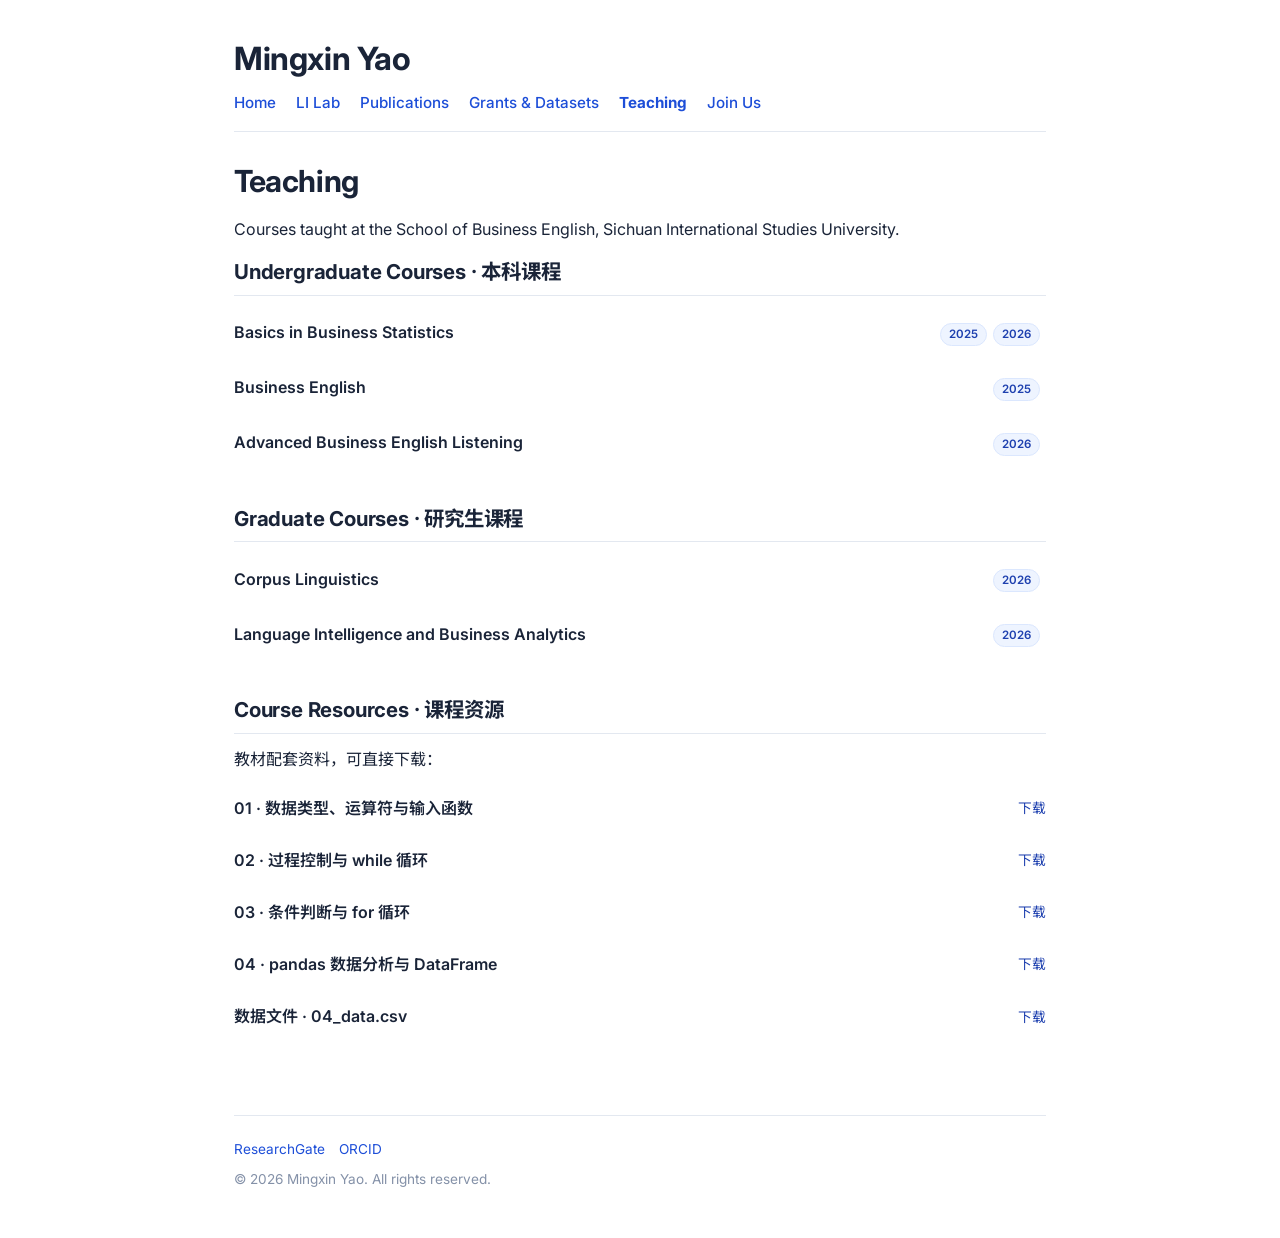
<file: teaching.html>
<!DOCTYPE html>
<html lang="zh-CN">
<head>
    <meta charset="UTF-8">
    <meta name="viewport" content="width=device-width, initial-scale=1.0, viewport-fit=cover">
    <title>Teaching · Mingxin Yao</title>
    <link href="https://fonts.googleapis.com/css2?family=Inter:opsz,wght@14..32,300;14..32,400;14..32,500;14..32,600;14..32,700&family=Noto+Sans+SC:wght@300;400;500;600;700&display=swap" rel="stylesheet">
    <link rel="stylesheet" href="styles.css">
</head>
<body>
    <header>
        <div class="site-title"><a href="index.html">Mingxin Yao</a></div>
        <nav class="site-nav">
            <a href="index.html">Home</a>
            <a href="lab.html">LI Lab</a>
            <a href="publications.html">Publications</a>
            <a href="grants.html">Grants &amp; Datasets</a>
            <a href="teaching.html" class="active">Teaching</a>
            <a href="join.html">Join Us</a>
        </nav>
    </header>

    <main>
        <h1>Teaching</h1>
        <p>Courses taught at the School of Business English, Sichuan International Studies University.</p>

        <section>
            <h2>Undergraduate Courses · 本科课程</h2>
            <ul class="entry-list row">
                <li><div class="entry-title">Basics in Business Statistics</div><div class="entry-meta"><span class="tag">2025</span><span class="tag">2026</span></div></li>
                <li><div class="entry-title">Business English</div><div class="entry-meta"><span class="tag">2025</span></div></li>
                <li><div class="entry-title">Advanced Business English Listening</div><div class="entry-meta"><span class="tag">2026</span></div></li>
            </ul>
        </section>

        <section>
            <h2>Graduate Courses · 研究生课程</h2>
            <ul class="entry-list row">
                <li><div class="entry-title">Corpus Linguistics</div><div class="entry-meta"><span class="tag">2026</span></div></li>
                <li><div class="entry-title">Language Intelligence and Business Analytics</div><div class="entry-meta"><span class="tag">2026</span></div></li>
            </ul>
        </section>

        <section>
            <h2>Course Resources · 课程资源</h2>
            <p>教材配套资料，可直接下载：</p>
            <ul class="entry-list row">
                <li><div class="entry-title">01 · 数据类型、运算符与输入函数</div><div class="entry-meta"><a href="Course resource/01_数据类型、运算符与输入函数.py" download>下载</a></div></li>
                <li><div class="entry-title">02 · 过程控制与 while 循环</div><div class="entry-meta"><a href="Course resource/02_过程控制与while循环.py" download>下载</a></div></li>
                <li><div class="entry-title">03 · 条件判断与 for 循环</div><div class="entry-meta"><a href="Course resource/03_条件判断与for循环.py" download>下载</a></div></li>
                <li><div class="entry-title">04 · pandas 数据分析与 DataFrame</div><div class="entry-meta"><a href="Course resource/04_pandas数据分析与dataframe.py" download>下载</a></div></li>
                <li><div class="entry-title">数据文件 · 04_data.csv</div><div class="entry-meta"><a href="Course resource/04_data.csv" download>下载</a></div></li>
            </ul>
        </section>
    </main>

    <footer>
        <div class="social-links">
            <a href="https://www.researchgate.net/profile/Mingxin-Yao" target="_blank">ResearchGate</a>
            <a href="https://orcid.org/0000-0002-4763-9413" target="_blank">ORCID</a>
        </div>
        <p>&copy; 2026 Mingxin Yao. All rights reserved.</p>
    </footer>
</body>
</html>
</file>
<file: styles.css>
* {
    margin: 0;
    padding: 0;
    box-sizing: border-box;
}

:root {
    --ink: #1a2438;
    --ink-soft: #4a5673;
    --ink-faint: #8491a8;
    --accent: #1d4ed8;
    --accent-deep: #1e40af;
    --accent-2: #2563eb;
    --accent-soft: #eef4ff;
    --border: #e3e8f0;
    --bg: #f7f9fc;
    --surface: #ffffff;
    --primary: #12233f;
    --shadow-sm: 0 1px 2px rgba(16, 24, 40, 0.04);
}

html {
    scroll-behavior: smooth;
}

body {
    font-family: 'Inter', 'Noto Sans SC', system-ui, -apple-system, sans-serif;
    color: var(--ink);
    line-height: 1.65;
    background-color: var(--surface);
    max-width: 860px;
    margin: 0 auto;
    padding: 0 24px;
    -webkit-font-smoothing: antialiased;
    text-rendering: optimizeLegibility;
}

a {
    color: var(--accent);
    text-decoration: none;
}
a:hover {
    text-decoration: underline;
}

/* ---------- 页头 ---------- */
header {
    padding: 40px 0 16px;
    border-bottom: 1px solid var(--border);
}
.site-title {
    font-size: 2rem;
    font-weight: 700;
    letter-spacing: -0.4px;
    line-height: 1.2;
}
.site-title a {
    color: var(--ink);
    text-decoration: none;
}
.site-nav {
    margin-top: 12px;
    display: flex;
    flex-wrap: wrap;
    gap: 6px 20px;
}
.site-nav a {
    font-size: 0.95rem;
    font-weight: 500;
    color: var(--accent);
    text-decoration: none;
}
.site-nav a:hover {
    text-decoration: underline;
}
.site-nav a.active {
    font-weight: 700;
}

/* ---------- 主体 ---------- */
main {
    padding: 30px 0 40px;
}
section {
    margin-bottom: 34px;
}
h1 {
    font-size: 1.9rem;
    font-weight: 700;
    letter-spacing: -0.4px;
    line-height: 1.25;
    margin-bottom: 16px;
}
h2 {
    font-size: 1.28rem;
    font-weight: 700;
    letter-spacing: -0.2px;
    color: var(--ink);
    margin-bottom: 12px;
    padding-bottom: 6px;
    border-bottom: 1px solid var(--border);
}
h3 {
    font-size: 1.02rem;
    font-weight: 700;
    margin-bottom: 6px;
}
p {
    margin-bottom: 12px;
}
ol, ul {
    padding-left: 24px;
    margin-bottom: 14px;
}
li {
    margin-bottom: 5px;
}
em {
    color: inherit;
}
strong {
    font-weight: 700;
}

/* 头像 + 简介 */
.home-intro {
    overflow: hidden;
    margin-bottom: 8px;
}
.home-photo {
    float: left;
    width: 130px;
    height: 130px;
    object-fit: cover;
    border-radius: 8px;
    margin: 4px 22px 12px 0;
    border: 1px solid var(--border);
}
.lead-name {
    font-size: 1.05rem;
    font-weight: 600;
    color: var(--ink);
}

/* 招聘高亮 */
.hiring-note {
    margin: 18px 0;
    padding: 14px 18px;
    background: var(--accent-soft);
    border-left: 3px solid var(--accent);
    border-radius: 6px;
    font-weight: 500;
}

/* 列表样式（成果 / 成员 / 课程等） */
.entry-list {
    list-style: none;
    padding-left: 0;
    margin-bottom: 0;
}
.entry-list li {
    padding: 12px 0;
}
.entry-list.row li {
    display: flex;
    justify-content: space-between;
    align-items: center;
    gap: 16px;
}
.entry-list.row li .entry-title {
    flex: 1;
    min-width: 0;
}
.entry-list.row li .entry-meta {
    margin-top: 0;
    flex-shrink: 0;
    text-align: right;
}
.entry-title {
    font-size: 1rem;
    font-weight: 600;
    color: var(--ink);
    line-height: 1.45;
}
.entry-meta {
    font-size: 0.86rem;
    color: var(--ink-soft);
    margin-top: 3px;
}
.entry-meta .tag {
    display: inline-block;
    font-size: 0.72rem;
    font-weight: 600;
    color: var(--accent-deep);
    background: var(--accent-soft);
    border: 1px solid #dbe7fe;
    padding: 1px 8px;
    border-radius: 20px;
    margin-right: 6px;
    margin-top: 3px;
}
.entry-meta .tag.hl {
    color: #b45309;
    background: #fff7ed;
    border-color: #fed7aa;
}
.entry-meta .tag.ok {
    color: #047857;
    background: #ecfdf5;
    border-color: #a7f3d0;
}
.entry-meta a {
    color: var(--accent-deep);
}

/* 筛选栏 */
.filter-bar {
    display: flex;
    flex-wrap: wrap;
    gap: 8px;
    margin: 16px 0 8px;
}
.filter-btn {
    background: var(--surface);
    border: 1px solid var(--border);
    padding: 5px 13px;
    border-radius: 20px;
    font-size: 0.8rem;
    font-weight: 500;
    color: var(--ink-soft);
    cursor: pointer;
    font-family: inherit;
    transition: all 0.15s ease;
}
.filter-btn .pub-count {
    font-size: 0.7rem;
    font-weight: 600;
    color: var(--ink-faint);
}
.filter-btn:hover {
    border-color: var(--accent);
    color: var(--accent-deep);
}
.filter-btn.active {
    background: var(--accent);
    color: white;
    border-color: var(--accent);
}
.filter-btn.active .pub-count {
    color: white;
}
.year-select {
    background: var(--surface);
    border: 1px solid var(--border);
    padding: 5px 28px 5px 12px;
    border-radius: 20px;
    font-size: 0.8rem;
    font-weight: 500;
    color: var(--ink-soft);
    cursor: pointer;
    font-family: inherit;
    appearance: none;
    -webkit-appearance: none;
    background-image: url("data:image/svg+xml;charset=UTF-8,%3Csvg xmlns='http://www.w3.org/2000/svg' width='10' height='10' viewBox='0 0 24 24' fill='none' stroke='%234b5563' stroke-width='2' stroke-linecap='round' stroke-linejoin='round'%3E%3Cpolyline points='6 9 12 15 18 9'%3E%3C/polyline%3E%3C/svg%3E");
    background-repeat: no-repeat;
    background-position: right 10px center;
    background-size: 10px;
}
.year-select:focus {
    outline: none;
    border-color: var(--accent);
}

/* ---------- 页脚 ---------- */
footer {
    padding: 22px 0 36px;
    border-top: 1px solid var(--border);
    color: var(--ink-faint);
    font-size: 0.85rem;
}
footer .social-links {
    margin-bottom: 8px;
    display: flex;
    flex-wrap: wrap;
    gap: 14px;
}
footer .social-links a {
    color: var(--accent);
}

/* ---------- 响应式 ---------- */
@media (max-width: 640px) {
    body {
        padding: 0 18px;
    }
    .site-title {
        font-size: 1.6rem;
    }
    h1 {
        font-size: 1.5rem;
    }
    .home-photo {
        float: none;
        display: block;
        width: 110px;
        height: 110px;
        margin: 0 0 14px 0;
    }
}
</file>
